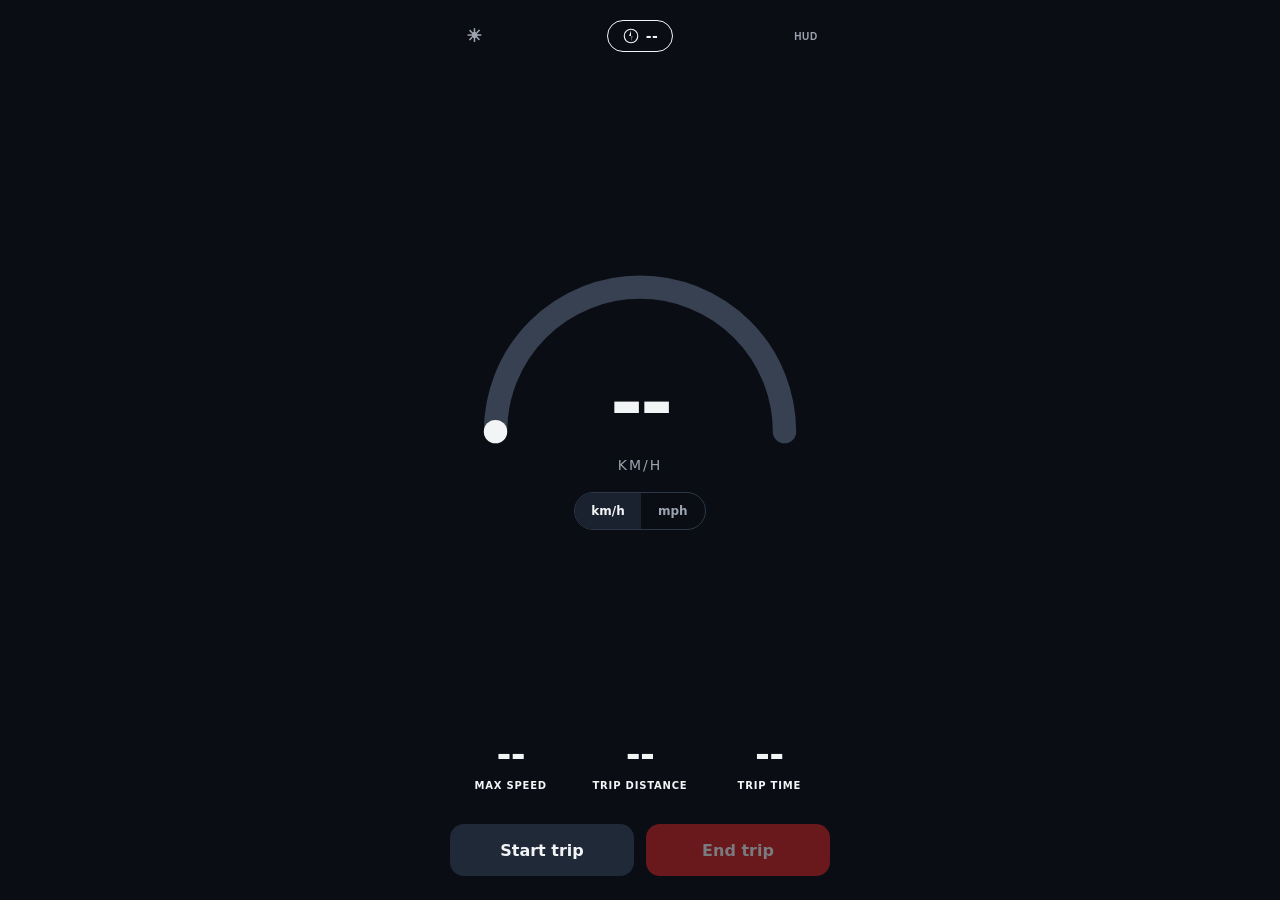
<file: index.html>
<!DOCTYPE html>
<html lang="en">
<head>
  <meta charset="UTF-8">
  <meta name="viewport" content="width=device-width, initial-scale=1.0">
  <meta http-equiv="refresh" content="0;url=gps-speedometer.html">
  <link rel="canonical" href="gps-speedometer.html">
  <title>GPS Speedometer</title>
  <script>location.replace("gps-speedometer.html");</script>
</head>
<body>
  <p><a href="gps-speedometer.html">Open GPS Speedometer</a></p>
</body>
</html>
</file>
<file: styles.css>
/* ── Design tokens ─────────────────────────────────────────── */

:root {
  --font-sans: "Segoe UI", system-ui, -apple-system, sans-serif;

  --radius-pill: 999px;
  --radius-btn: 14px;

  --touch-min: 48px;
  --transition-fast: 180ms ease;
  --transition-medium: 320ms ease;

  --gauge-max: 110;
  --gauge-stroke: 22;

  --zone-green: #22c55e;
  --zone-yellow: #eab308;
  --zone-red: #ef4444;
  --zone-neutral: #111111;
}

[data-theme="light"] {
  --bg-base: #ffffff;
  --bg-surface: #f3f4f6;
  --text-primary: #111111;
  --text-secondary: #6b7280;
  --text-muted: #9ca3af;
  --border: #e5e7eb;
  --gauge-track: #111111;
  --btn-trip-bg: #e8e8e8;
  --btn-trip-text: #111111;
  --btn-end-bg: #ef4444;
  --btn-end-text: #ffffff;
  color-scheme: light;
}

[data-theme="dark"] {
  --bg-base: #0a0e14;
  --bg-surface: #1a2230;
  --text-primary: #f3f4f6;
  --text-secondary: #9ca3af;
  --text-muted: #6b7280;
  --border: #2d3748;
  --gauge-track: #374151;
  --btn-trip-bg: #1f2937;
  --btn-trip-text: #f3f4f6;
  --btn-end-bg: #dc2626;
  --btn-end-text: #ffffff;
  --zone-neutral: #f3f4f6;
  color-scheme: dark;
}

/* ── Reset & base ──────────────────────────────────────────── */

*,
*::before,
*::after {
  box-sizing: border-box;
  margin: 0;
  padding: 0;
}

html {
  font-size: 16px;
  -webkit-text-size-adjust: 100%;
}

body {
  font-family: var(--font-sans);
  background: var(--bg-base);
  color: var(--text-primary);
  min-height: 100dvh;
  line-height: 1.3;
}

.visually-hidden {
  position: absolute;
  width: 1px;
  height: 1px;
  padding: 0;
  margin: -1px;
  overflow: hidden;
  clip: rect(0, 0, 0, 0);
  white-space: nowrap;
  border: 0;
}

.hidden {
  display: none !important;
}

/* ── App shell ─────────────────────────────────────────────── */

.app {
  display: flex;
  flex-direction: column;
  min-height: 100dvh;
  max-width: 420px;
  margin: 0 auto;
  padding: env(safe-area-inset-top) 1.25rem env(safe-area-inset-bottom);
}

.app-header {
  display: grid;
  grid-template-columns: var(--touch-min) 1fr var(--touch-min);
  align-items: center;
  padding: 0.75rem 0 0.5rem;
  flex-shrink: 0;
}

.icon-btn {
  display: flex;
  align-items: center;
  justify-content: center;
  width: var(--touch-min);
  height: var(--touch-min);
  border: 1px solid var(--border);
  border-radius: 10px;
  background: var(--bg-surface);
  color: var(--text-secondary);
  font-size: 0.625rem;
  font-weight: 700;
  letter-spacing: 0.06em;
  cursor: pointer;
  transition: background var(--transition-fast);
}

.icon-btn--ghost {
  background: transparent;
  border-color: transparent;
}

.icon-btn:focus-visible {
  outline: 2px solid var(--zone-green);
  outline-offset: 2px;
}

.icon-btn[aria-pressed="true"] {
  color: var(--zone-green);
  border-color: var(--zone-green);
}

.icon-theme::before {
  content: "☾";
  font-size: 1.125rem;
}

[data-theme="dark"] .icon-theme::before {
  content: "☀";
}

/* ── Heading pill ──────────────────────────────────────────── */

.heading-pill {
  justify-self: center;
  display: inline-flex;
  align-items: center;
  gap: 0.375rem;
  padding: 0.375rem 0.875rem;
  border: 1.5px solid var(--text-primary);
  border-radius: var(--radius-pill);
  font-size: 0.875rem;
  font-weight: 600;
  letter-spacing: 0.04em;
}

.heading-icon {
  width: 1.125rem;
  height: 1.125rem;
  color: var(--text-primary);
  flex-shrink: 0;
}

.heading-needle {
  transform-box: fill-box;
  transform-origin: center;
  transition: transform var(--transition-medium);
}

@media (prefers-reduced-motion: reduce) {
  .heading-needle {
    transition: none;
  }
}

/* ── Main ──────────────────────────────────────────────────── */

.app-main {
  flex: 1;
  display: flex;
  flex-direction: column;
  gap: 2rem;
  padding: 0.5rem 0 1.5rem;
}

/* ── Gauge section ─────────────────────────────────────────── */

.gauge-section {
  flex: 1;
  display: flex;
  flex-direction: column;
  align-items: center;
  justify-content: center;
  gap: 1.25rem;
}

.gauge-wrap {
  position: relative;
  width: 100%;
  max-width: 340px;
  display: flex;
  flex-direction: column;
  align-items: center;
  gap: 0.375rem;
  transition: transform var(--transition-medium);
}

.gauge-face {
  position: relative;
  width: 100%;
  aspect-ratio: 320 / 190;
  --viewbox-h: 190;
  --arc-end-y: 170;
  --arc-visual-bottom: calc(
    (var(--arc-end-y) + var(--gauge-stroke) / 2) / var(--viewbox-h) * 100%
  );
}

.speed-gauge {
  width: 100%;
  height: 100%;
  display: block;
  overflow: visible;
}

.gauge-track,
.gauge-fill {
  fill: none;
  stroke-width: var(--gauge-stroke);
  stroke-linecap: round;
}

.gauge-track {
  stroke: var(--gauge-track);
}

.gauge-fill {
  stroke: var(--zone-neutral);
  transition: stroke-dasharray var(--transition-medium), stroke var(--transition-fast);
}

.gauge-fill.zone-green { stroke: var(--zone-green); }
.gauge-fill.zone-yellow { stroke: var(--zone-yellow); }
.gauge-fill.zone-red { stroke: var(--zone-red); }

/* ── Speed readout — number bottom on arc opening line ─────── */

.speed-readout {
  position: absolute;
  inset: 0;
  pointer-events: none;
}

.speed-value {
  position: absolute;
  left: 50%;
  top: var(--arc-visual-bottom);
  transform: translate(-50%, -100%);
  font-size: clamp(3.5rem, 16vw, 5rem);
  font-weight: 700;
  font-variant-numeric: tabular-nums;
  line-height: 1;
  letter-spacing: -0.04em;
  color: var(--zone-neutral);
  transition: color var(--transition-fast);
  white-space: nowrap;
}

.speed-value.zone-green { color: var(--zone-green); }
.speed-value.zone-yellow { color: var(--zone-yellow); }
.speed-value.zone-red { color: var(--zone-red); }

.speed-unit {
  font-size: 0.875rem;
  font-weight: 500;
  line-height: 1;
  letter-spacing: 0.14em;
  text-transform: uppercase;
  color: var(--text-secondary);
  text-align: center;
}

.speed-notice {
  font-size: 0.8125rem;
  font-weight: 600;
  letter-spacing: 0.06em;
  text-transform: uppercase;
  color: var(--text-secondary);
  min-height: 1.25rem;
  text-align: center;
  transition: color var(--transition-fast), opacity var(--transition-medium);
}

.speed-notice.notice-green { color: var(--zone-green); }
.speed-notice.notice-yellow { color: var(--zone-yellow); }
.speed-notice.notice-red { color: var(--zone-red); }

.speed-estimate-badge {
  position: absolute;
  left: calc(50% + 2.5rem);
  top: var(--arc-visual-bottom);
  transform: translateY(-100%);
  font-size: 0.625rem;
  font-weight: 700;
  letter-spacing: 0.08em;
  text-transform: uppercase;
  color: var(--zone-yellow);
}

/* HUD mode */
.app.is-hud .gauge-face {
  transform: scaleX(-1);
}

.app.is-hud .speed-unit,
.app.is-hud .speed-notice {
  transform: scaleX(-1);
}

.app.is-hud .heading-pill,
.app.is-hud .unit-toggle {
  transform: scaleX(-1);
}

/* ── Unit toggle ───────────────────────────────────────────── */

.unit-toggle {
  display: flex;
  border: 1px solid var(--border);
  border-radius: var(--radius-pill);
  overflow: hidden;
}

.unit-option {
  position: relative;
  cursor: pointer;
}

.unit-option input {
  position: absolute;
  opacity: 0;
  width: 0;
  height: 0;
}

.unit-option span {
  display: block;
  min-width: 4rem;
  min-height: 2.25rem;
  padding: 0 1rem;
  line-height: 2.25rem;
  text-align: center;
  font-size: 0.75rem;
  font-weight: 600;
  color: var(--text-secondary);
  background: transparent;
  transition: background var(--transition-fast), color var(--transition-fast);
}

.unit-option input:checked + span {
  background: var(--bg-surface);
  color: var(--text-primary);
}

.unit-option input:focus-visible + span {
  outline: 2px solid var(--zone-green);
  outline-offset: -2px;
}

/* ── Trip stats ──────────────────────────────────────────────── */

.trip-stats {
  display: grid;
  grid-template-columns: 1fr 1fr 1fr;
  gap: 0.5rem;
  text-align: center;
}

.stat {
  display: flex;
  flex-direction: column;
  gap: 0.375rem;
}

.stat-value {
  font-size: clamp(1.75rem, 7vw, 2.25rem);
  font-weight: 700;
  font-variant-numeric: tabular-nums;
  line-height: 1;
  letter-spacing: -0.02em;
}

.stat-label {
  font-size: 0.625rem;
  font-weight: 700;
  letter-spacing: 0.08em;
  text-transform: uppercase;
  color: var(--text-primary);
}

/* ── Controls ──────────────────────────────────────────────── */

.controls-section {
  margin-top: auto;
}

.control-buttons {
  display: grid;
  grid-template-columns: 1fr 1fr;
  gap: 0.75rem;
}

.btn {
  min-height: 3.25rem;
  padding: 0.875rem 1rem;
  border: none;
  border-radius: var(--radius-btn);
  font-family: inherit;
  font-size: 1rem;
  font-weight: 600;
  cursor: pointer;
  transition: opacity var(--transition-fast), transform 80ms ease;
}

.btn:active:not(:disabled) {
  transform: scale(0.98);
}

.btn:focus-visible {
  outline: 2px solid var(--zone-green);
  outline-offset: 2px;
}

.btn:disabled {
  opacity: 0.45;
  cursor: not-allowed;
}

.btn-trip {
  background: var(--btn-trip-bg);
  color: var(--btn-trip-text);
}

.btn-end {
  background: var(--btn-end-bg);
  color: var(--btn-end-text);
}

.btn-end:hover:not(:disabled) {
  filter: brightness(1.06);
}

.btn-end:focus-visible {
  outline-color: var(--btn-end-bg);
}

/* ── Messages ──────────────────────────────────────────────── */

.message-section {
  background: var(--bg-surface);
  border: 1px solid var(--border);
  border-radius: var(--radius-btn);
  padding: 1rem;
}

.message-text {
  font-size: 0.875rem;
  color: var(--text-secondary);
  line-height: 1.5;
}

.noscript-fallback {
  padding: 2rem;
  text-align: center;
}

/* ── Reduced motion ────────────────────────────────────────── */

@media (prefers-reduced-motion: reduce) {
  *,
  *::before,
  *::after {
    animation-duration: 0.01ms !important;
    animation-iteration-count: 1 !important;
    transition-duration: 0.01ms !important;
  }
}
</file>
